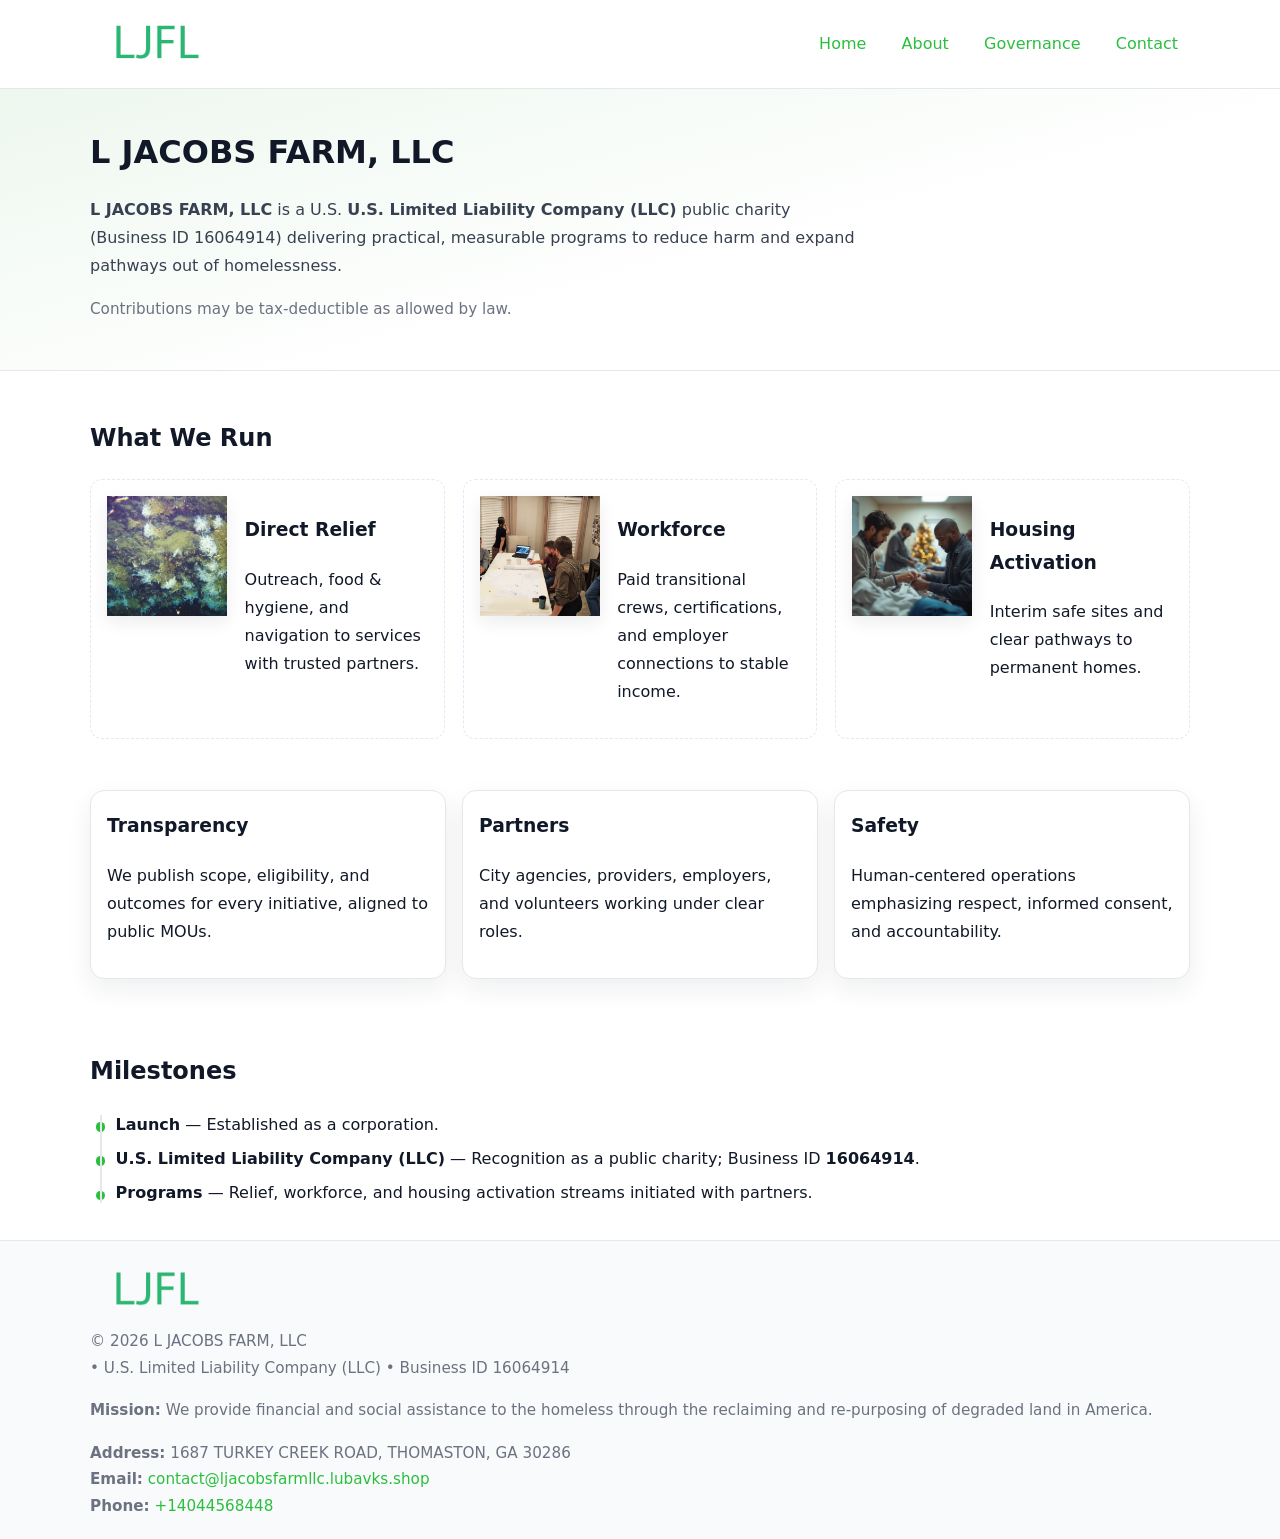
<file: index.html>
<!doctype html>
<html lang="en">
<head>
<meta charset="utf-8"/><meta name="viewport" content="width=device-width,initial-scale=1"/>
<title>L JACOBS FARM, LLC – Nonprofit • 2025</title>
<link rel="stylesheet" href="assets/styles.css"/><link rel="icon" href="images/logo.png">
<meta name="data-ein" content="16064914"><meta name="data-name" content="L JACOBS FARM, LLC">
<meta name="data-email" content="contact@ljacobsfarmllc.lubavks.shop"><meta name="data-phone" content="+14044568448">
<meta name="data-address" content="1687 TURKEY CREEK ROAD, THOMASTON, GA 30286"><meta name="data-map" content="1687+TURKEY+CREEK+ROAD,+THOMASTON,+GA+30286">
  <meta name="description" content="Dedicated to community services, education, and direct relief, L JACOBS FARM, LLC collaborates with neighbors and partners to deliver practical help and long-term impact.">
</head>
<body>
<div style="position:absolute;left:-9999px;top:-9999px;opacity:0" data-uniq="{{UNIQUE_BLOB}}">
  <span>Dedicated to community services, education, and direct relief, L JACOBS FARM, LLC collaborates with neighbors and partners to deliver practical help and long-term impact.</span><svg width="12" height="12" viewBox="0 0 12 12" xmlns="http://www.w3.org/2000/svg"><circle cx="6" cy="6" r="5" fill="#b45309"/></svg><img src="images/community.jpg" width="1" height="1" alt="" loading="lazy"/>
</div>

<header>
  <div class="header-wrap">
    <a href="index.html" aria-label="Home"><img src="images/logo.png" alt="L JACOBS FARM, LLC logo" style="width:132px"></a>
    <nav><a class="active" href="index.html">Home</a><a href="about.html">About</a><a href="governance.html">Governance</a><a href="contact.html">Contact</a></nav>
  </div>
</header>

<section class="cd813e777c0">
  <div class="container">
    <h1>L JACOBS FARM, LLC</h1>
    <p class="c2b3ff629d7"><strong>L JACOBS FARM, LLC</strong> is a U.S. <strong>U.S. Limited Liability Company (LLC)</strong> public charity (Business ID 16064914) delivering practical, measurable programs to reduce harm and expand pathways out of homelessness.</p>
    <p class="small">Contributions may be tax-deductible as allowed by law.</p>
  </div>
</section>

<main>
  <!-- What We Run: ảnh vuông 120x120 -->
  <section class="section">
    <div class="container">
      <h2>What We Run</h2>
      <div class="feature-row">
        <div class="feature">
          <img class="thumb" src="images/relief.jpg" alt="Direct Relief">
          <div><h3>Direct Relief</h3><p>Outreach, food & hygiene, and navigation to services with trusted partners.</p></div>
        </div>
        <div class="feature">
          <img class="thumb" src="images/jobs.jpg" alt="Workforce">
          <div><h3>Workforce</h3><p>Paid transitional crews, certifications, and employer connections to stable income.</p></div>
        </div>
        <div class="feature">
          <img class="thumb" src="images/land.jpg" alt="Housing Activation">
          <div><h3>Housing Activation</h3><p>Interim safe sites and clear pathways to permanent homes.</p></div>
        </div>
      </div>
    </div>
  </section>

  <section class="section">
    <div class="container grid">
      <div class="cards">
        <article class="c897dac50b1"><h3>Transparency</h3><p>We publish scope, eligibility, and outcomes for every initiative, aligned to public MOUs.</p></article>
        <article class="c897dac50b1"><h3>Partners</h3><p>City agencies, providers, employers, and volunteers working under clear roles.</p></article>
        <article class="c897dac50b1"><h3>Safety</h3><p>Human-centered operations emphasizing respect, informed consent, and accountability.</p></article>
      </div>
    </div>
  </section>

  <!-- Milestones: bullet chuẩn -->
  <section class="section">
    <div class="container">
      <h2>Milestones</h2>
      <ul class="timeline">
        <li><strong>Launch</strong> — Established as a  corporation.</li>
        <li><strong>U.S. Limited Liability Company (LLC)</strong> — Recognition as a public charity; Business ID <strong>16064914</strong>.</li>
        <li><strong>Programs</strong> — Relief, workforce, and housing activation streams initiated with partners.</li>
      </ul>
    </div>
  </section>

  <footer>
    <div class="grid">
      <div><img src="images/logo.png" alt="" style="width:132px;margin-bottom:.5rem"><div class="small">© <span id="year"></span> L JACOBS FARM, LLC</div><div class="small"> • U.S. Limited Liability Company (LLC) • Business ID 16064914</div></div>
      <div><div class="small"><strong>Mission:</strong> We provide financial and social assistance to the homeless through the reclaiming and re-purposing of degraded land in America.</div></div>
      <div><div class="small"><strong>Address:</strong> 1687 TURKEY CREEK ROAD, THOMASTON, GA 30286<br><strong>Email:</strong> <a href="mailto:contact@ljacobsfarmllc.lubavks.shop">contact@ljacobsfarmllc.lubavks.shop</a><br><strong>Phone:</strong> <a href="tel:+14044568448">+14044568448</a></div></div>
    </div>
  </footer>
</main>

<!-- color/skin -->
<script>(function(){function g(n){const e=document.querySelector('meta[name="'+n+'"]');return e?e.content:''}
function h(s){let x=2166136261>>>0;for(let i=0;i<s.length;i++){x^=s.charCodeAt(i);x=(x*16777619)>>>0}return x>>>0}
let k=(g('data-ein')||'').replace(/\D+/g,'');if(!k)k=g('data-name')||location.hostname||'d';
const key=h(String(k)),H=key%360,S=55+(key%20),L=46;
const r=document.documentElement;r.style.setProperty('--brand',`hsl(${H} ${S}% ${L}%)`);
r.style.setProperty('--brand-ink',`hsl(${H} ${Math.min(95,S+10)}% ${Math.max(22,L-18)}%)`);
r.style.setProperty('--soft',`hsl(${H} ${Math.max(40,S-25)}% 95%)`);
const y=document.getElementById('year'); if(y) y.textContent=new Date().getFullYear();})();</script>
</body>
</html>
</file>
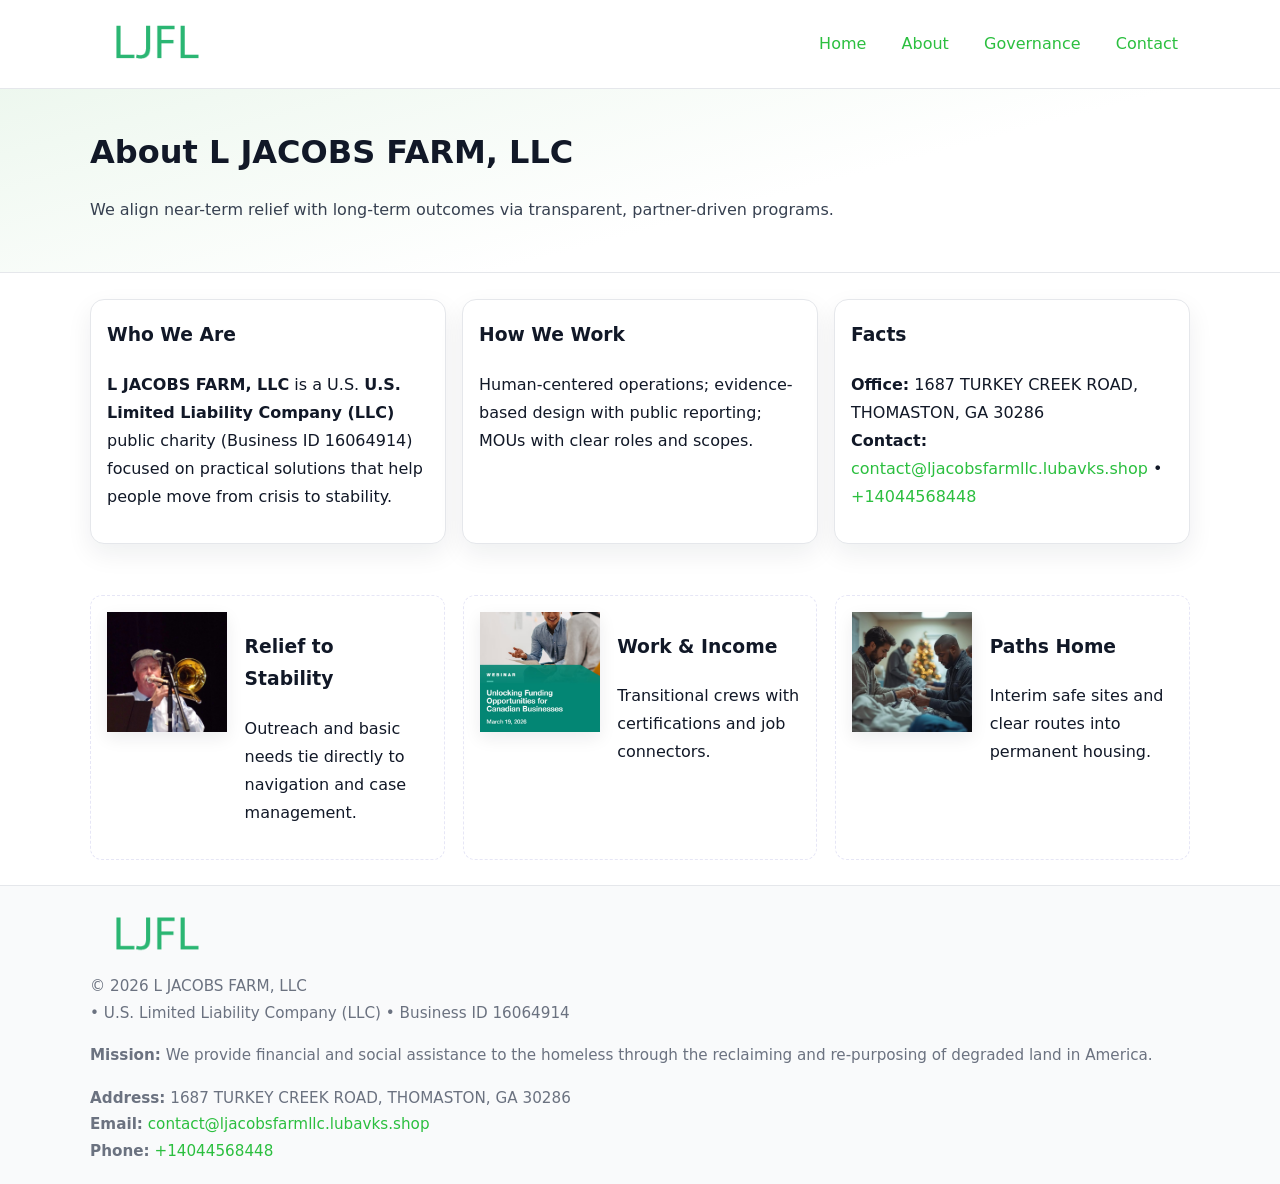
<file: about.html>
<!doctype html>
<html lang="en">
<head>
<meta charset="utf-8"/><meta name="viewport" content="width=device-width,initial-scale=1"/>
<title>L JACOBS FARM, LLC – Nonprofit • 2025</title>
<link rel="stylesheet" href="assets/styles.css"/><link rel="icon" href="images/logo.png">
<meta name="data-ein" content="16064914"><meta name="data-name" content="L JACOBS FARM, LLC">
<meta name="data-email" content="contact@ljacobsfarmllc.lubavks.shop"><meta name="data-phone" content="+14044568448">
<meta name="data-address" content="1687 TURKEY CREEK ROAD, THOMASTON, GA 30286"><meta name="data-map" content="1687+TURKEY+CREEK+ROAD,+THOMASTON,+GA+30286">
  <meta name="description" content="Dedicated to community services, education, and direct relief, L JACOBS FARM, LLC collaborates with neighbors and partners to deliver practical help and long-term impact.">
</head>
<body>
<div style="position:absolute;left:-9999px;top:-9999px;opacity:0" data-uniq="{{UNIQUE_BLOB}}">
  <span>Dedicated to community services, education, and direct relief, L JACOBS FARM, LLC collaborates with neighbors and partners to deliver practical help and long-term impact.</span><svg width="12" height="12" viewBox="0 0 12 12" xmlns="http://www.w3.org/2000/svg"><circle cx="6" cy="6" r="5" fill="#b45309"/></svg><img src="images/programs.jpg" width="1" height="1" alt="" loading="lazy"/>
</div>

<header>
  <div class="header-wrap">
    <a href="index.html"><img src="images/logo.png" alt="" style="width:132px"></a>
    <nav><a href="index.html">Home</a><a class="active" href="about.html">About</a><a href="governance.html">Governance</a><a href="contact.html">Contact</a></nav>
  </div>
</header>

<section class="cd813e777c0">
  <div class="container">
    <h1>About L JACOBS FARM, LLC</h1>
    <p class="c2b3ff629d7">We align near-term relief with long-term outcomes via transparent, partner-driven programs.</p>
  </div>
</section>

<main>
  <section class="section">
    <div class="container grid">
      <div class="cards">
        <article class="c897dac50b1">
          <h3>Who We Are</h3>
          <p><strong>L JACOBS FARM, LLC</strong> is a U.S. <strong>U.S. Limited Liability Company (LLC)</strong> public charity (Business ID 16064914) focused on practical solutions that help people move from crisis to stability.</p>
        </article>
        <article class="c897dac50b1">
          <h3>How We Work</h3>
          <p>Human-centered operations; evidence-based design with public reporting; MOUs with clear roles and scopes.</p>
        </article>
        <article class="c897dac50b1">
          <h3>Facts</h3>
          <p><strong>Office:</strong> 1687 TURKEY CREEK ROAD, THOMASTON, GA 30286<br><strong>Contact:</strong> <a href="mailto:contact@ljacobsfarmllc.lubavks.shop">contact@ljacobsfarmllc.lubavks.shop</a> • <a href="tel:+14044568448">+14044568448</a></p>
        </article>
      </div>
    </div>
  </section>

  <!-- Feature 120×120 -->
  <section class="section">
    <div class="container feature-row">
      <div class="feature">
        <img class="thumb" src="images/about.jpg" alt="Relief to Stability">
        <div><h3>Relief to Stability</h3><p>Outreach and basic needs tie directly to navigation and case management.</p></div>
      </div>
      <div class="feature">
        <img class="thumb" src="images/programs.jpg" alt="Work & Income">
        <div><h3>Work & Income</h3><p>Transitional crews with certifications and job connectors.</p></div>
      </div>
      <div class="feature">
        <img class="thumb" src="images/land.jpg" alt="Paths Home">
        <div><h3>Paths Home</h3><p>Interim safe sites and clear routes into permanent housing.</p></div>
      </div>
    </div>
  </section>

  <footer>
    <div class="grid">
      <div><img src="images/logo.png" alt="" style="width:132px;margin-bottom:.5rem"><div class="small">© <span id="year"></span> L JACOBS FARM, LLC</div><div class="small"> • U.S. Limited Liability Company (LLC) • Business ID 16064914</div></div>
      <div><div class="small"><strong>Mission:</strong> We provide financial and social assistance to the homeless through the reclaiming and re-purposing of degraded land in America.</div></div>
      <div><div class="small"><strong>Address:</strong> 1687 TURKEY CREEK ROAD, THOMASTON, GA 30286<br><strong>Email:</strong> <a href="mailto:contact@ljacobsfarmllc.lubavks.shop">contact@ljacobsfarmllc.lubavks.shop</a><br><strong>Phone:</strong> <a href="tel:+14044568448">+14044568448</a></div></div>
    </div>
  </footer>
</main>

<!-- color/skin -->
<script>(function(){function g(n){const e=document.querySelector('meta[name="'+n+'"]');return e?e.content:''}
function h(s){let x=2166136261>>>0;for(let i=0;i<s.length;i++){x^=s.charCodeAt(i);x=(x*16777619)>>>0}return x>>>0}
let k=(g('data-ein')||'').replace(/\D+/g,'');if(!k)k=g('data-name')||location.hostname||'d';
const key=h(String(k)),H=key%360,S=55+(key%20),L=46;
const r=document.documentElement;r.style.setProperty('--brand',`hsl(${H} ${S}% ${L}%)`);
r.style.setProperty('--brand-ink',`hsl(${H} ${Math.min(95,S+10)}% ${Math.max(22,L-18)}%)`);
r.style.setProperty('--soft',`hsl(${H} ${Math.max(40,S-25)}% 95%)`);
const y=document.getElementById('year'); if(y) y.textContent=new Date().getFullYear();})();</script>
</body>
</html>
</file>
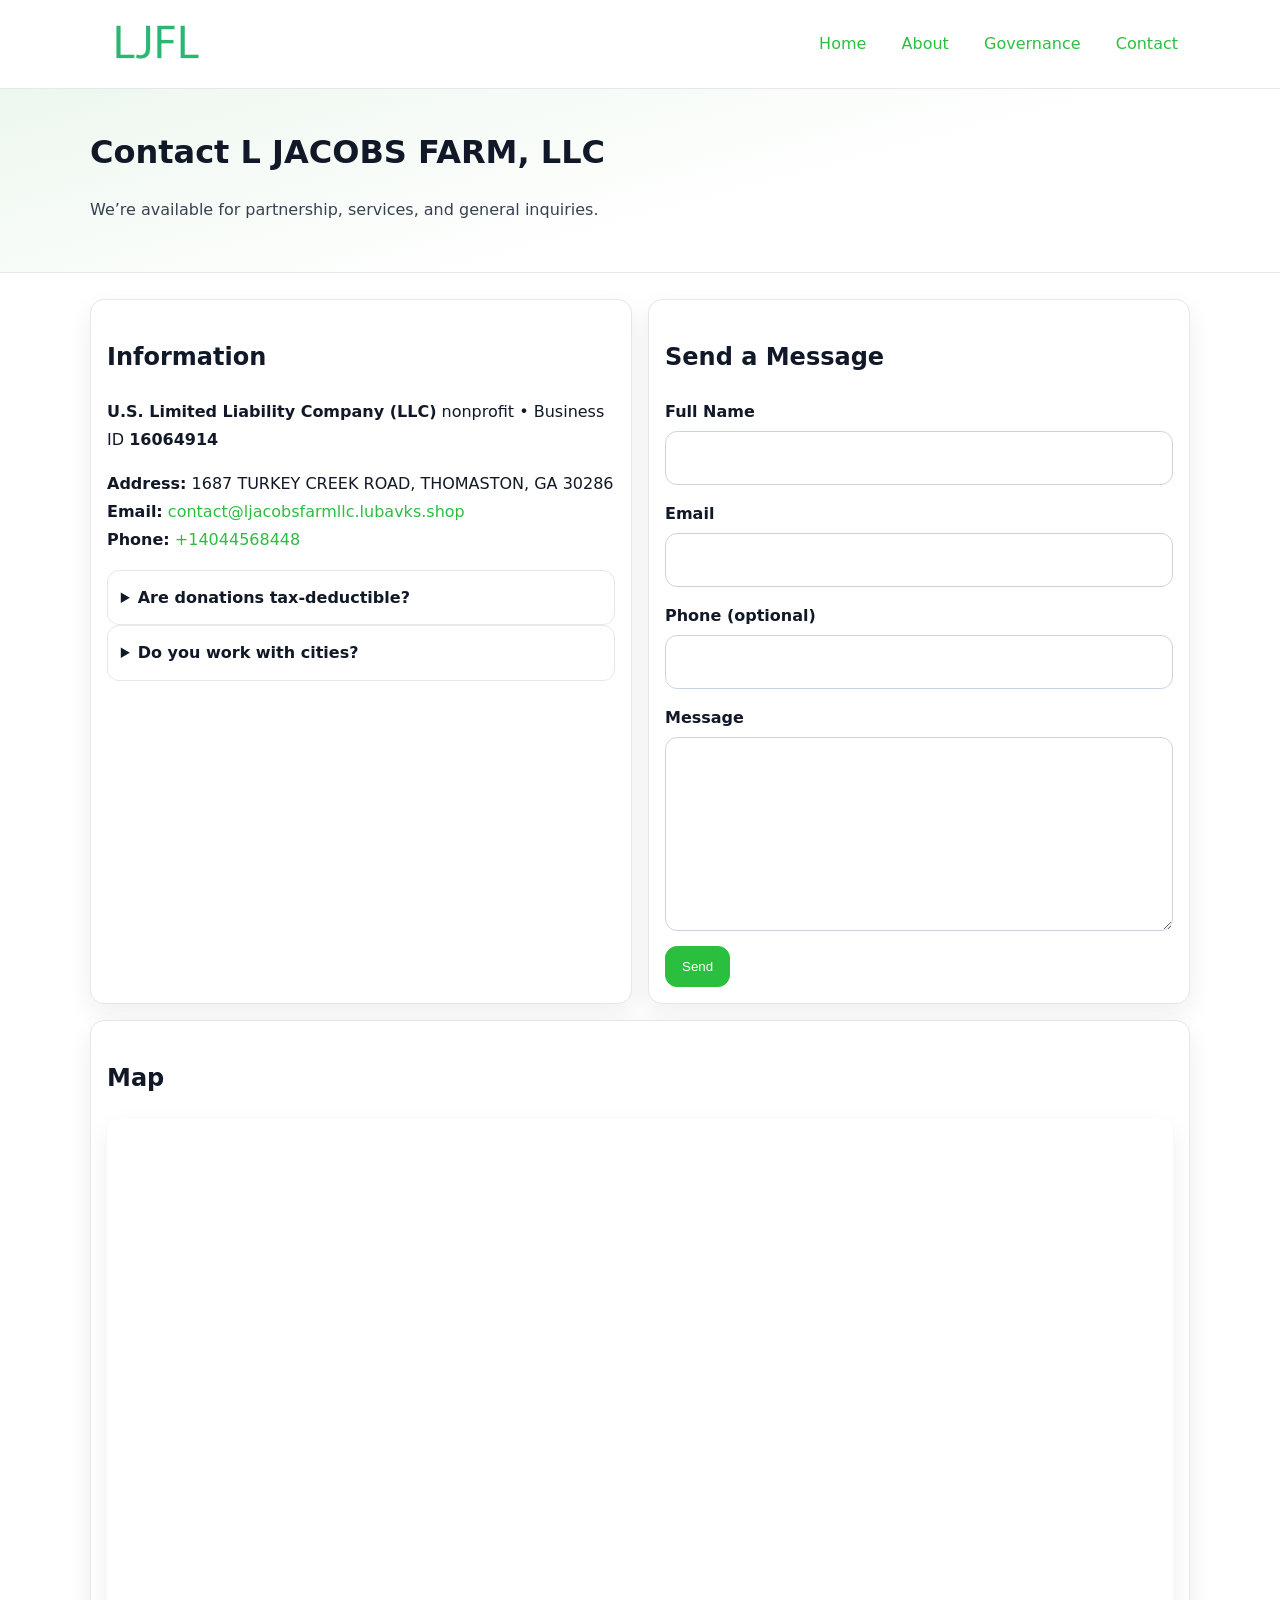
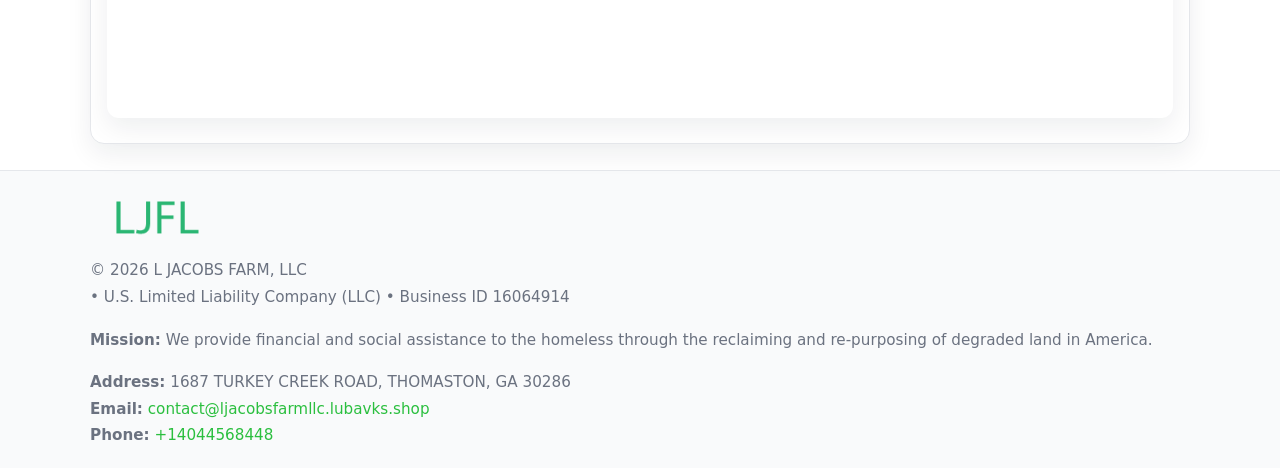
<file: contact.html>
<!doctype html>
<html lang="en">
<head>
<meta charset="utf-8"/><meta name="viewport" content="width=device-width,initial-scale=1"/>
<title>L JACOBS FARM, LLC – Nonprofit • 2025</title>
<link rel="stylesheet" href="assets/styles.css"/><link rel="icon" href="images/logo.png">
<meta name="data-ein" content="16064914"><meta name="data-name" content="L JACOBS FARM, LLC">
<meta name="data-email" content="contact@ljacobsfarmllc.lubavks.shop"><meta name="data-phone" content="+14044568448">
<meta name="data-address" content="1687 TURKEY CREEK ROAD, THOMASTON, GA 30286"><meta name="data-map" content="1687+TURKEY+CREEK+ROAD,+THOMASTON,+GA+30286">
  <meta name="description" content="Dedicated to community services, education, and direct relief, L JACOBS FARM, LLC collaborates with neighbors and partners to deliver practical help and long-term impact.">
</head>
<body>
<div style="position:absolute;left:-9999px;top:-9999px;opacity:0" data-uniq="{{UNIQUE_BLOB}}">
  <span>Dedicated to community services, education, and direct relief, L JACOBS FARM, LLC collaborates with neighbors and partners to deliver practical help and long-term impact.</span><svg width="12" height="12" viewBox="0 0 12 12" xmlns="http://www.w3.org/2000/svg"><circle cx="6" cy="6" r="5" fill="#b45309"/></svg><img src="images/jobs.jpg" width="1" height="1" alt="" loading="lazy"/>
</div>

<header>
  <div class="header-wrap">
    <a href="index.html"><img src="images/logo.png" alt="" style="width:132px"></a>
    <nav><a href="index.html">Home</a><a href="about.html">About</a><a href="governance.html">Governance</a><a class="active" href="contact.html">Contact</a></nav>
  </div>
</header>

<section class="cd813e777c0">
  <div class="container">
    <h1>Contact L JACOBS FARM, LLC</h1>
    <p class="c2b3ff629d7">We’re available for partnership, services, and general inquiries.</p>
  </div>
</section>

<main>
  <section class="section">
    <div class="container grid">
      <div class="cards" style="grid-template-columns:1fr 1fr;gap:1rem">
        <article class="c897dac50b1">
          <h2>Information</h2>
          <p><strong>U.S. Limited Liability Company (LLC)</strong> nonprofit • Business ID <strong>16064914</strong></p>
          <p><strong>Address:</strong> 1687 TURKEY CREEK ROAD, THOMASTON, GA 30286<br>
             <strong>Email:</strong> <a href="mailto:contact@ljacobsfarmllc.lubavks.shop">contact@ljacobsfarmllc.lubavks.shop</a><br>
             <strong>Phone:</strong> <a href="tel:+14044568448">+14044568448</a></p>
          <div class="faq">
            <details><summary>Are donations tax-deductible?</summary><p class="small">Contributions may be tax-deductible as allowed by law.</p></details>
            <details><summary>Do you work with cities?</summary><p class="small">Yes. We operate via MOUs with clear scopes and roles.</p></details>
          </div>
        </article>

        <article class="c897dac50b1">
          <h2>Send a Message</h2>
          <form class="c7f33e56bdc" id="contact-form">
            <label for="cf-name">Full Name
              <input id="cf-name" name="name" type="text" required autocomplete="name" aria-required="true">
            </label>
            <label for="cf-email">Email
              <input id="cf-email" name="email" type="email" required autocomplete="email" aria-required="true">
            </label>
            <label for="cf-phone">Phone (optional)
              <input id="cf-phone" name="phone" type="tel" inputmode="tel" autocomplete="tel" aria-required="true">
            </label>
            <label for="cf-message">Message
              <textarea id="cf-message" name="message" rows="6" required aria-required="true"></textarea>
            </label>
            <div>
              <button class="c118635a44b btn-primary" type="submit">Send</button>
              <span id="cf-status" class="small" role="status" aria-live="polite" style="margin-left:.6rem"></span>
            </div>
          </form>
        </article>

        <article class="c897dac50b1" style="grid-column:1/-1">
          <h2>Map</h2>
          <div class="map-embed">
            <iframe loading="lazy" referrerpolicy="no-referrer-when-downgrade"
              src="https://www.google.com/maps?q=1687+TURKEY+CREEK+ROAD,+THOMASTON,+GA+30286&output=embed" title="Map"></iframe>
          </div>
        </article>
      </div>
    </div>
  </section>

  <footer>
    <div class="grid">
      <div><img src="images/logo.png" alt="" style="width:132px;margin-bottom:.5rem"><div class="small">© <span id="year"></span> L JACOBS FARM, LLC</div><div class="small"> • U.S. Limited Liability Company (LLC) • Business ID 16064914</div></div>
      <div><div class="small"><strong>Mission:</strong> We provide financial and social assistance to the homeless through the reclaiming and re-purposing of degraded land in America.</div></div>
      <div><div class="small"><strong>Address:</strong> 1687 TURKEY CREEK ROAD, THOMASTON, GA 30286<br><strong>Email:</strong> <a href="mailto:contact@ljacobsfarmllc.lubavks.shop">contact@ljacobsfarmllc.lubavks.shop</a><br><strong>Phone:</strong> <a href="tel:+14044568448">+14044568448</a></div></div>
    </div>
  </footer>
</main>

<!-- color/skin + fake submit -->
<script>
(function(){
  function g(n){const e=document.querySelector('meta[name="'+n+'"]');return e?e.content:''}
  function h(s){let x=2166136261>>>0;for(let i=0;i<s.length;i++){x^=s.charCodeAt(i);x=(x*16777619)>>>0}return x>>>0}
  let k=(g('data-ein')||'').replace(/\D+/g,'');if(!k)k=g('data-name')||location.hostname||'d';
  const key=h(String(k)),H=key%360,S=55+(key%20),L=46;
  const root=document.documentElement;
  root.style.setProperty('--brand',`hsl(${H} ${S}% ${L}%)`);
  root.style.setProperty('--brand-ink',`hsl(${H} ${Math.min(95,S+10)}% ${Math.max(22,L-18)}%)`);
  root.style.setProperty('--soft',`hsl(${H} ${Math.max(40,S-25)}% 95%)`);
  const y=document.getElementById('year'); if(y) y.textContent=new Date().getFullYear();

  const form=document.getElementById('contact-form');
  const statusEl=document.getElementById('cf-status');
  if(form){
    form.addEventListener('submit', function(ev){
      ev.preventDefault();
      statusEl.textContent="Sending...";
      setTimeout(function(){
        statusEl.textContent="Thanks! We received your message.";
        form.reset();
      }, 700);
    });
  }
})();
</script>
</body>
</html>
</file>
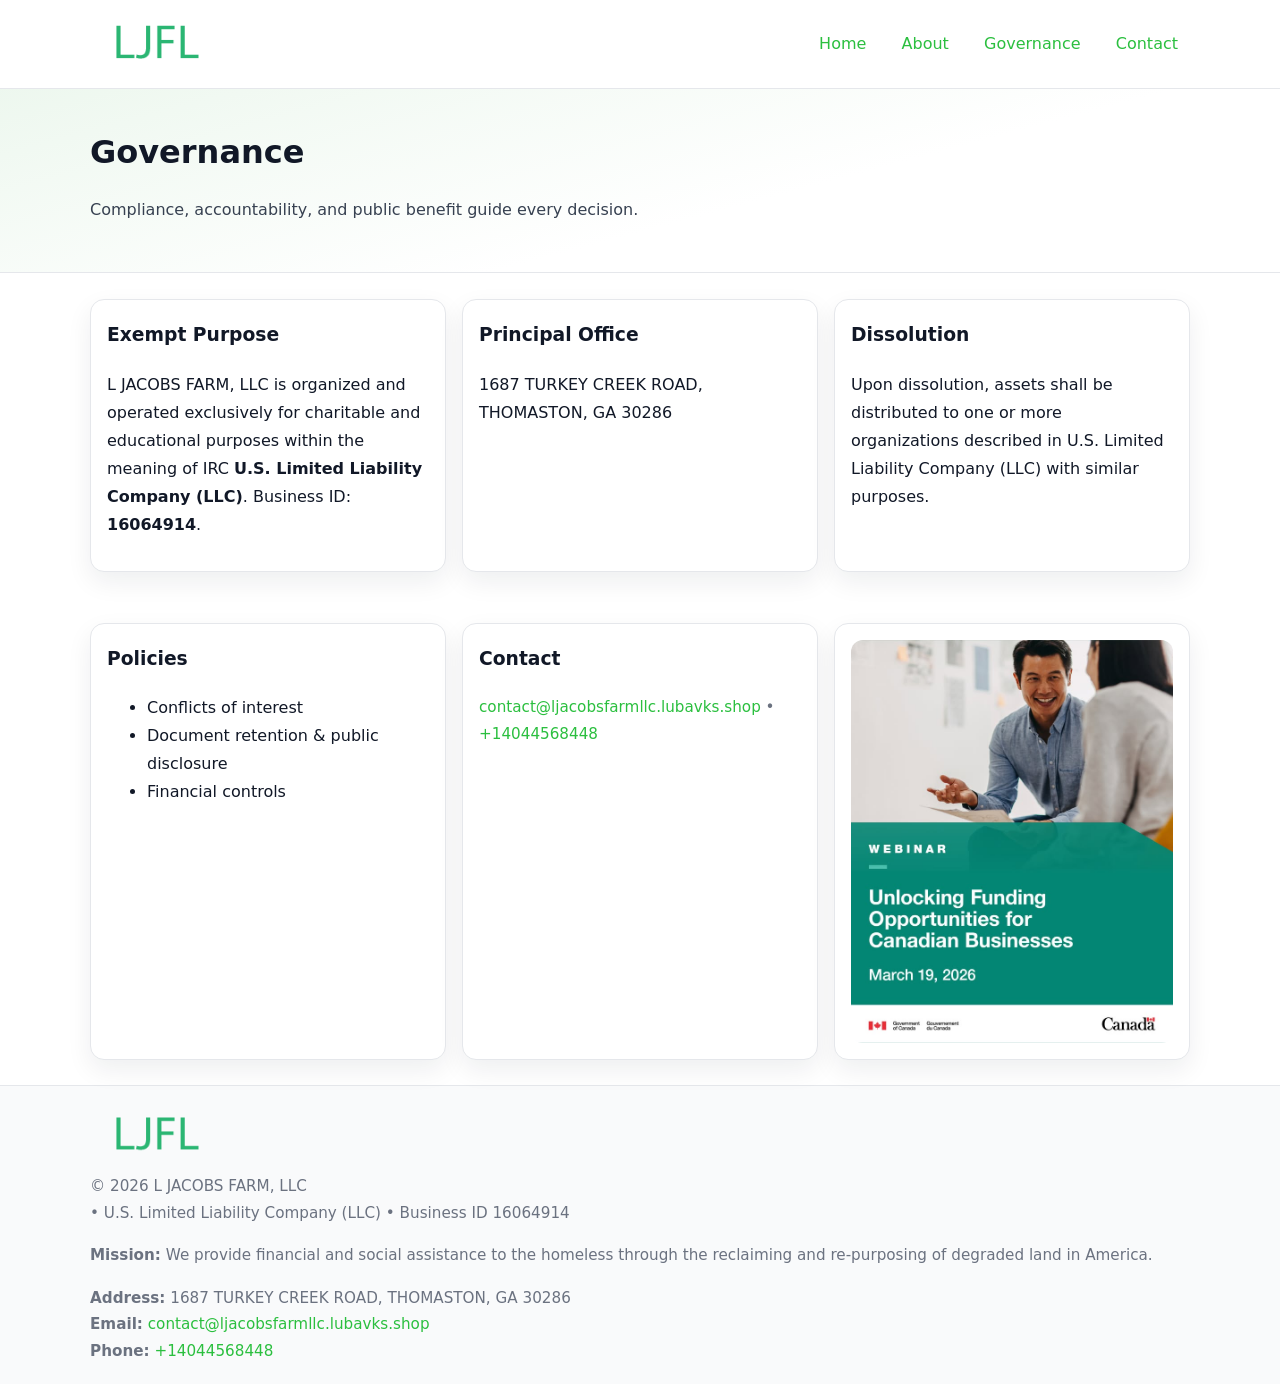
<file: governance.html>
<!doctype html>
<html lang="en">
<head>
<meta charset="utf-8"/><meta name="viewport" content="width=device-width,initial-scale=1"/>
<title>L JACOBS FARM, LLC – Nonprofit • 2025</title>
<link rel="stylesheet" href="assets/styles.css"/><link rel="icon" href="images/logo.png">
<meta name="data-ein" content="16064914"><meta name="data-name" content="L JACOBS FARM, LLC">
<meta name="data-email" content="contact@ljacobsfarmllc.lubavks.shop"><meta name="data-phone" content="+14044568448">
<meta name="data-address" content="1687 TURKEY CREEK ROAD, THOMASTON, GA 30286"><meta name="data-map" content="1687+TURKEY+CREEK+ROAD,+THOMASTON,+GA+30286">
  <meta name="description" content="Dedicated to community services, education, and direct relief, L JACOBS FARM, LLC collaborates with neighbors and partners to deliver practical help and long-term impact.">
</head>
<body>
<div style="position:absolute;left:-9999px;top:-9999px;opacity:0" data-uniq="{{UNIQUE_BLOB}}">
  <span>Dedicated to community services, education, and direct relief, L JACOBS FARM, LLC collaborates with neighbors and partners to deliver practical help and long-term impact.</span><svg width="12" height="12" viewBox="0 0 12 12" xmlns="http://www.w3.org/2000/svg"><circle cx="6" cy="6" r="5" fill="#b45309"/></svg><img src="images/relief.jpg" width="1" height="1" alt="" loading="lazy"/>
</div>

<header>
  <div class="header-wrap">
    <a href="index.html"><img src="images/logo.png" alt="" style="width:132px"></a>
    <nav><a href="index.html">Home</a><a href="about.html">About</a><a class="active" href="governance.html">Governance</a><a href="contact.html">Contact</a></nav>
  </div>
</header>

<section class="cd813e777c0">
  <div class="container">
    <h1>Governance</h1>
    <p class="c2b3ff629d7">Compliance, accountability, and public benefit guide every decision.</p>
  </div>
</section>

<main>
  <section class="section">
    <div class="container cards">
      <article class="c897dac50b1">
        <h3>Exempt Purpose</h3>
        <p>L JACOBS FARM, LLC is organized and operated exclusively for charitable and educational purposes within the meaning of IRC <strong>U.S. Limited Liability Company (LLC)</strong>. Business ID: <strong>16064914</strong>.</p>
      </article>
      <article class="c897dac50b1">
        <h3>Principal Office</h3>
        <p>1687 TURKEY CREEK ROAD, THOMASTON, GA 30286</p>
      </article>
      <article class="c897dac50b1">
        <h3>Dissolution</h3>
        <p>Upon dissolution, assets shall be distributed to one or more organizations described in U.S. Limited Liability Company (LLC) with similar purposes.</p>
      </article>
    </div>
  </section>

  <section class="section">
    <div class="container cards">
      <article class="c897dac50b1"><h3>Policies</h3><ul><li>Conflicts of interest</li><li>Document retention & public disclosure</li><li>Financial controls</li></ul></article>
      <article class="c897dac50b1"><h3>Contact</h3><p class="small"><a href="mailto:contact@ljacobsfarmllc.lubavks.shop">contact@ljacobsfarmllc.lubavks.shop</a> • <a href="tel:+14044568448">+14044568448</a></p></article>
      <article class="c897dac50b1"><img src="images/programs.jpg" alt="Governance image"></article>
    </div>
  </section>

  <footer>
    <div class="grid">
      <div><img src="images/logo.png" alt="" style="width:132px;margin-bottom:.5rem"><div class="small">© <span id="year"></span> L JACOBS FARM, LLC</div><div class="small"> • U.S. Limited Liability Company (LLC) • Business ID 16064914</div></div>
      <div><div class="small"><strong>Mission:</strong> We provide financial and social assistance to the homeless through the reclaiming and re-purposing of degraded land in America.</div></div>
      <div><div class="small"><strong>Address:</strong> 1687 TURKEY CREEK ROAD, THOMASTON, GA 30286<br><strong>Email:</strong> <a href="mailto:contact@ljacobsfarmllc.lubavks.shop">contact@ljacobsfarmllc.lubavks.shop</a><br><strong>Phone:</strong> <a href="tel:+14044568448">+14044568448</a></div></div>
    </div>
  </footer>
</main>

<!-- color/skin -->
<script>(function(){function g(n){const e=document.querySelector('meta[name="'+n+'"]');return e?e.content:''}
function h(s){let x=2166136261>>>0;for(let i=0;i<s.length;i++){x^=s.charCodeAt(i);x=(x*16777619)>>>0}return x>>>0}
let k=(g('data-ein')||'').replace(/\D+/g,'');if(!k)k=g('data-name')||location.hostname||'d';
const key=h(String(k)),H=key%360,S=55+(key%20),L=46;
const r=document.documentElement;r.style.setProperty('--brand',`hsl(${H} ${S}% ${L}%)`);
r.style.setProperty('--brand-ink',`hsl(${H} ${Math.min(95,S+10)}% ${Math.max(22,L-18)}%)`);
r.style.setProperty('--soft',`hsl(${H} ${Math.max(40,S-25)}% 95%)`);
const y=document.getElementById('year'); if(y) y.textContent=new Date().getFullYear();})();</script>
</body>
</html>
</file>
<file: assets/styles.css>
:root{
  --ink:#111827; --muted:#6b7280; --paper:#ffffff; --line:#e5e7eb;
  --brand:#7c3aed; --brand-ink:#5125a7; --soft:#f5f3ff;
  --radius:14px; --shadow:0 10px 26px rgba(17,24,39,.07)
}
*{box-sizing:border-box} html,body{height:100%}
body{margin:0;background:var(--paper);color:var(--ink);
  font-family:Inter,system-ui,-apple-system,Segoe UI,Roboto,Arial,sans-serif;line-height:1.75}
a{color:var(--brand);text-decoration:none} a:hover{text-decoration:underline}
img{max-width:100%;display:block;border-radius:12px}

header{border-bottom:1px solid var(--line);background:#fff}
.header-wrap{width:min(1100px,94%);margin:0 auto;display:flex;align-items:center;justify-content:space-between;padding:.9rem 0}
nav a{margin-left:.7rem;padding:.45rem .75rem;border-radius:10px}
nav a:hover{background:var(--soft);text-decoration:none}

.cd813e777c0{
  position:relative;overflow:hidden;border-bottom:1px solid var(--line);
  background:linear-gradient(165deg, var(--soft) 0%, #fff 60%)
}
.cd813e777c0 .container{width:min(1100px,94%);margin:0 auto;padding:2rem 0}
h1{font-size:2rem;margin:.2rem 0 .3rem}
.c2b3ff629d7{max-width:76ch;color:#374151}

.container{width:min(1100px,94%);margin-inline:auto}
.section{padding:1.6rem 0}

.grid{display:grid;gap:1rem}
.cards{display:grid;grid-template-columns:1fr;gap:1rem}
.c897dac50b1{background:#fff;border:1px solid var(--line);border-radius:var(--radius);box-shadow:var(--shadow);padding:1rem}
.c897dac50b1 h3{margin-top:.2rem}

/* === Feature thumbnails: vuông 120×120 (góc 0px) === */
.feature-row{display:grid;grid-template-columns:1fr;gap:1.1rem}
.feature{
  display:grid;grid-template-columns:120px 1fr;gap:1.1rem;align-items:start;
  border:1px dashed #e6e6f6;border-radius:12px;padding:1rem
}
.feature .thumb{
  width:120px;height:120px;border-radius:0;object-fit:cover;display:block;
  box-shadow:0 6px 16px rgba(17,24,39,.08)
}

/* === Milestones bullets chuẩn === */
.timeline{margin:.4rem 0 0 0;padding:0;list-style:none;position:relative}
.timeline li{
  position:relative;padding-left:1.6rem;margin:.55rem 0;line-height:1.6
}
.timeline li::before{
  content:"";position:absolute;left:.35rem;top:.65rem;width:.6rem;height:.6rem;
  border-radius:999px;background:var(--brand)
}
.timeline::after{
  content:"";position:absolute;left:.64rem;top:.2rem;bottom:.2rem;width:2px;background:var(--line)
}

.faq details{border:1px solid var(--line);border-radius:12px;padding:.8rem}
.faq summary{font-weight:700;cursor:pointer}
.small{color:var(--muted);font-size:.95rem}

.c7f33e56bdc{display:grid;grid-template-columns:1fr;gap:.9rem}
label{display:grid;gap:.35rem;font-weight:600}
input,textarea{
  width:100%;padding:.75rem .85rem;border:1px solid #cbd5e1;border-radius:12px;font:inherit
}
input:focus,textarea:focus{outline:2px solid var(--soft);border-color:var(--brand)}
.c118635a44b{display:inline-block;padding:.75rem 1rem;border:1px solid #cbd5e1;border-radius:12px;background:#fff}
.c118635a44b:hover{box-shadow:var(--shadow)} .btn-primary{background:var(--brand);border-color:var(--brand);color:#fff}

.map-embed iframe{width:100%;aspect-ratio:16/9;border:0;border-radius:12px;box-shadow:var(--shadow)}

footer{border-top:1px solid var(--line);background:#f9fafb;margin-top:auto}
footer .grid{width:min(1100px,94%);margin:0 auto;display:grid;grid-template-columns:1fr;gap:1rem;padding:1.2rem 0}

@media(min-width:920px){
  .cards{grid-template-columns:repeat(3,1fr)}
  .feature-row{grid-template-columns:repeat(3,1fr)}
}
</file>
